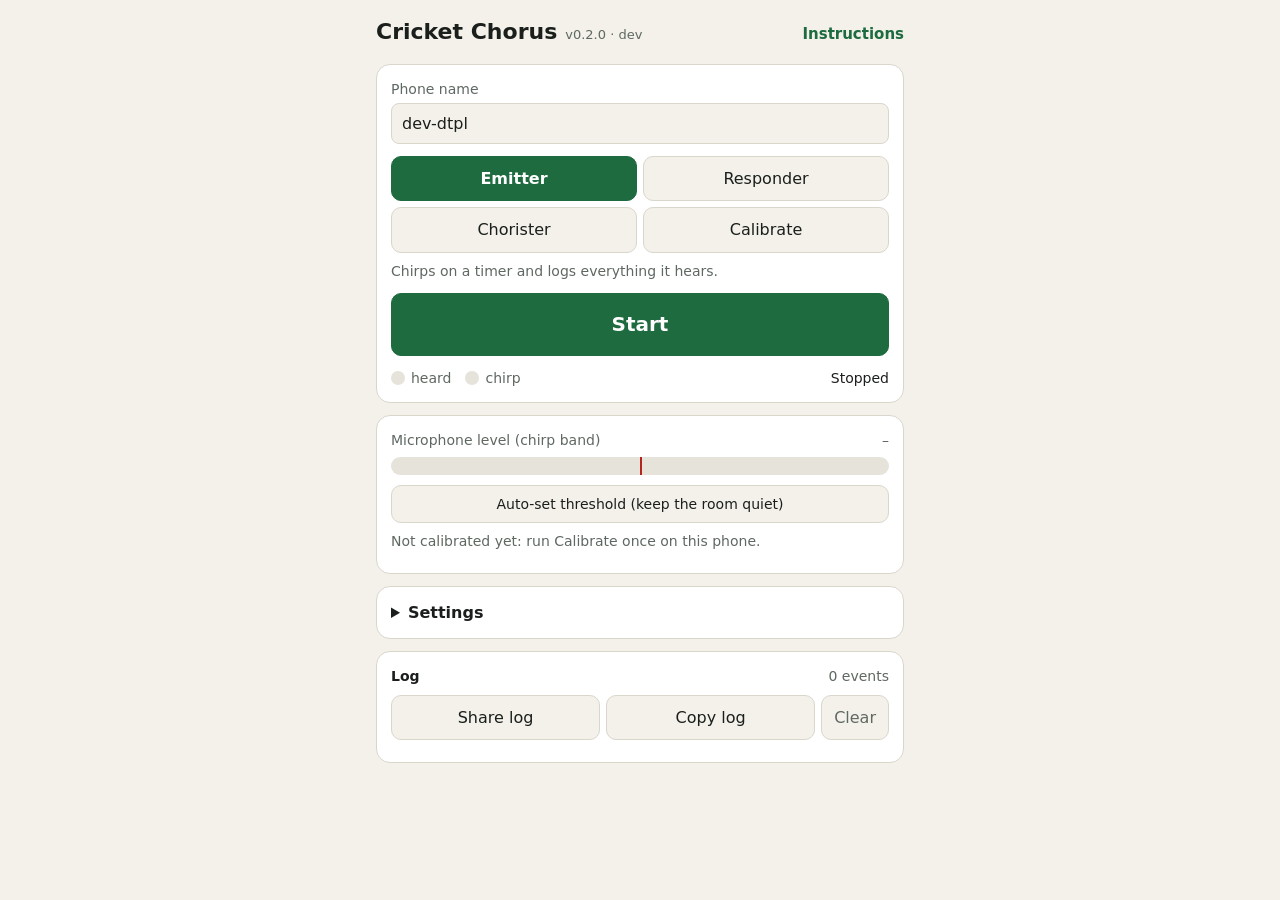
<file: index.html>
<!doctype html>
<html lang="en">
<head>
<meta charset="utf-8">
<meta name="viewport" content="width=device-width, initial-scale=1, viewport-fit=cover">
<meta name="theme-color" content="#1d3b2a">
<title>Cricket Chorus</title>
<link rel="stylesheet" href="style.css">
</head>
<body>
<header>
  <h1>Cricket Chorus</h1>
  <span class="ver" id="app-ver"></span>
  <a class="help-link" href="https://github.com/noelhefele/cricket-chorus#readme" target="_blank" rel="noopener">Instructions</a>
</header>

<main>
  <section class="card">
    <label class="field">Phone name
      <input id="device" autocomplete="off" autocapitalize="off" spellcheck="false">
    </label>

    <div class="roles" role="radiogroup" aria-label="Role">
      <button data-role="emitter" role="radio">Emitter</button>
      <button data-role="responder" role="radio">Responder</button>
      <button data-role="chorister" role="radio">Chorister</button>
      <button data-role="calibrate" role="radio">Calibrate</button>
    </div>
    <p id="role-help" class="help"></p>

    <button id="start" class="big">Start</button>

    <div class="lights">
      <span><i id="light-heard"></i>heard</span>
      <span><i id="light-chirp"></i>chirp</span>
      <span id="status" class="status">Stopped</span>
    </div>
    <p id="banner" class="banner" hidden></p>
  </section>

  <section class="card">
    <div class="meter-head">
      <span>Microphone level (chirp band)</span>
      <span id="meter-value">–</span>
    </div>
    <div class="meter"><div id="meter-bar"></div><div id="meter-thr"></div></div>
    <button id="autothr" class="small">Auto-set threshold (keep the room quiet)</button>
    <p class="help" id="cal-info"></p>
    <p class="help" id="wake-info"></p>
  </section>

  <details class="card" id="settings">
    <summary>Settings</summary>
    <div id="params"></div>
    <button id="reset" class="small">Reset to defaults</button>
  </details>

  <section class="card">
    <div class="log-head">
      <strong>Log</strong> <span id="log-count"></span>
    </div>
    <div class="log-buttons">
      <button id="share">Share log</button>
      <button id="copy">Copy log</button>
      <button id="clear" class="quiet">Clear</button>
    </div>
    <pre id="log"></pre>
  </section>
</main>

<script type="module" src="app.js"></script>
</body>
</html>
</file>
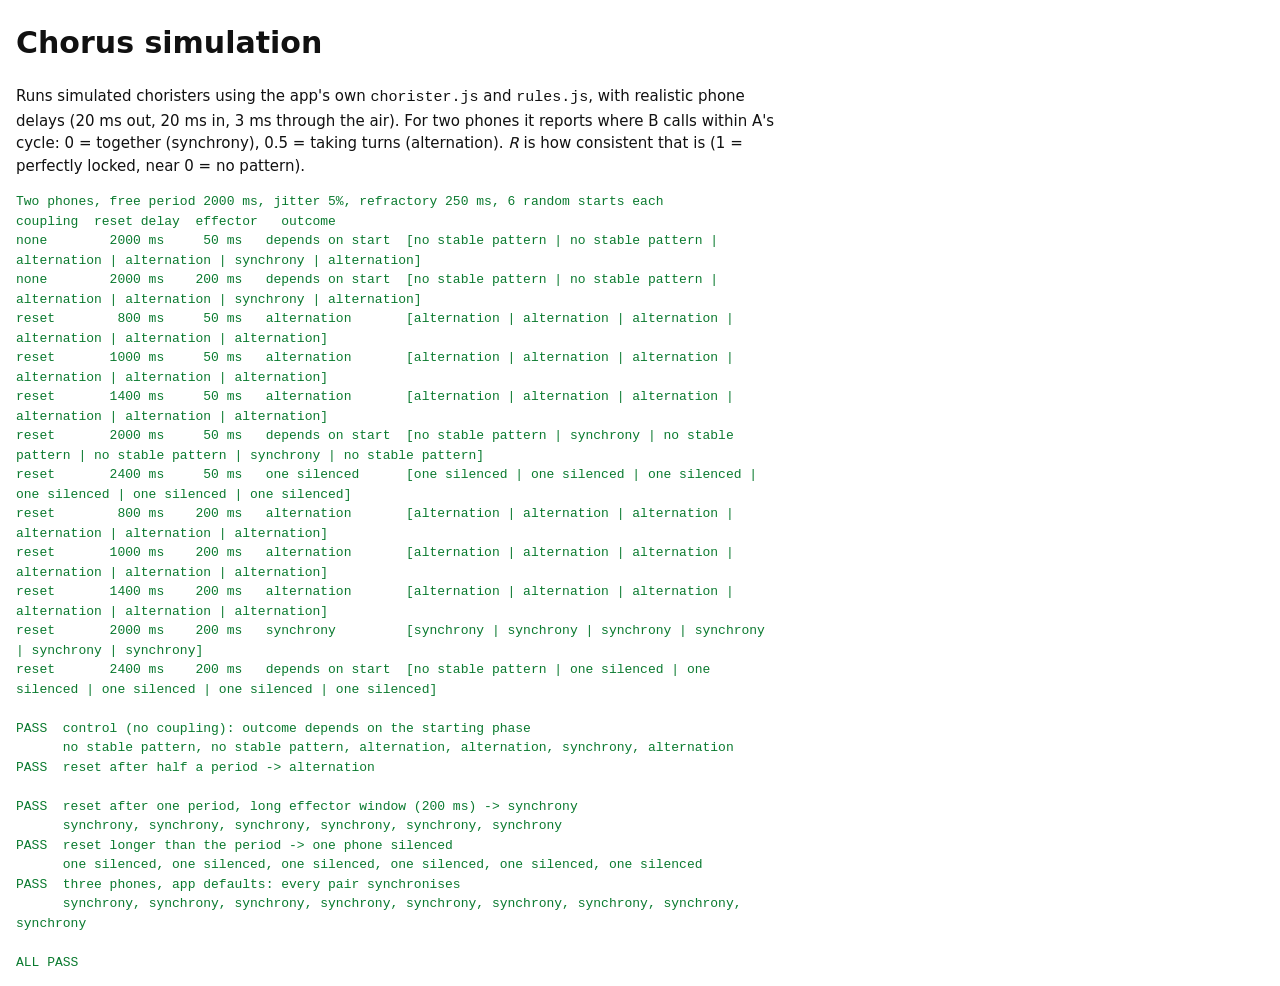
<file: tests/chorus-sim.html>
<!doctype html>
<html lang="en">
<head>
<meta charset="utf-8">
<meta name="viewport" content="width=device-width, initial-scale=1">
<title>Chorus simulation</title>
<style>
  body { font: 15px/1.5 system-ui, sans-serif; margin: 16px; background: #fff; color: #111; max-width: 760px; }
  .pass { color: #0a7a2f; } .fail { color: #b00020; }
  pre { white-space: pre-wrap; font-size: 13px; }
</style>
</head>
<body>
<h1>Chorus simulation</h1>
<p>Runs simulated choristers using the app's own <code>chorister.js</code> and <code>rules.js</code>,
with realistic phone delays (20 ms out, 20 ms in, 3 ms through the air). For two phones it
reports where B calls within A's cycle: 0 = together (synchrony), 0.5 = taking turns (alternation).
<i>R</i> is how consistent that is (1 = perfectly locked, near 0 = no pattern).</p>
<pre id="out">Running…</pre>
<script type="module">
import { Chorister } from '../chorister.js';

const BASE = { call_period_ms: 2000, jitter_pct: 5, coupling: 'reset', reset_delay_ms: 2000, effector_ms: 200, refractory_ms: 250 };
const OUT = 0.020, IN = 0.020, AIR = 0.003;

function mulberry32(a) {
  return () => { a |= 0; a = a + 0x6D2B79F5 | 0; let t = Math.imul(a ^ a >>> 15, 1 | a);
    t = t + Math.imul(t ^ t >>> 7, 61 | t) ^ t; return ((t ^ t >>> 14) >>> 0) / 4294967296; };
}

function simulate(params, { n = 2, seconds = 240, seed = 1 } = {}) {
  const rand = mulberry32(seed);
  const agents = Array.from({ length: n }, () => ({ c: new Chorister(params, 0, rand), calls: [], mutes: [] }));
  let hears = [];
  for (let ms = 0; ms <= seconds * 1000; ms++) {
    const now = ms / 1000;
    const due = hears.filter(h => h.t <= now);
    hears = hears.filter(h => h.t > now);
    for (const h of due) {
      const a = agents[h.j];
      if (!a.mutes.some(([f, u]) => h.t >= f && h.t < u)) a.c.hear({ t_audio: h.t });
    }
    agents.forEach((a, i) => {
      const call = a.c.due(now);
      if (!call) return;
      a.calls.push(call.t);
      a.mutes.push([call.t, call.t + params.refractory_ms / 1000]);
      if (a.mutes.length > 4) a.mutes.shift();
      agents.forEach((_, j) => { if (j !== i) hears.push({ t: call.t + OUT + AIR + IN, j }); });
    });
  }
  return agents.map(a => a.calls);
}

// Phase of B's calls within A's cycle, second half of the run only.
function phaseStats(A, B) {
  const half = Math.max(A[A.length - 1] || 0, B[B.length - 1] || 0) / 2;
  const nA = A.filter(a => a >= half).length, nB = B.filter(b => b >= half).length;
  let sx = 0, sy = 0, n = 0;
  for (const b of B) {
    if (b < half) continue;
    const k = A.findIndex(a => a > b);
    if (k < 1) continue;
    const ph = (b - A[k - 1]) / (A[k] - A[k - 1]);
    sx += Math.cos(2 * Math.PI * ph); sy += Math.sin(2 * Math.PI * ph); n++;
  }
  const R = n ? Math.hypot(sx, sy) / n : 0;
  const mean = n ? ((Math.atan2(sy, sx) / (2 * Math.PI)) + 1) % 1 : NaN;
  return { R, mean, n, nA, nB };
}

function classify(st) {
  if (Math.min(st.nA, st.nB) < 0.2 * Math.max(st.nA, st.nB)) return 'one silenced';
  if (st.R < 0.8) return 'no stable pattern';
  const d = Math.min(st.mean, 1 - st.mean);
  if (d < 0.1) return 'synchrony';
  if (Math.abs(st.mean - 0.5) < 0.15) return 'alternation';
  return `locked at ${st.mean.toFixed(2)}`;
}

// A rule "produces" a pattern only if runs from different random starting
// phases end in the same place. Uncoupled phones stay wherever they
// started, which can look locked over a few minutes.
function verdict(runs) {
  const labels = runs.map(classify);
  const same = labels.every(l => l === labels[0]);
  const phases = runs.filter(r => r.n).map(r => r.mean);
  const across = phases.length ? Math.hypot(
    phases.reduce((a, p) => a + Math.cos(2 * Math.PI * p), 0),
    phases.reduce((a, p) => a + Math.sin(2 * Math.PI * p), 0)) / phases.length : 0;
  return { label: same && labels[0] !== 'no stable pattern' ? labels[0] : 'depends on start', labels, across };
}

const lines = [];
const out = document.getElementById('out');
const log = (s) => { lines.push(s); out.textContent = lines.join('\n'); };
const results = [];
const check = (name, ok, detail) => { results.push({ name, ok }); log(`${ok ? 'PASS' : 'FAIL'}  ${name}\n      ${detail}`); };

const SEEDS = [1, 2, 3, 4, 5, 6];
log(`Two phones, free period 2000 ms, jitter 5%, refractory 250 ms, ${SEEDS.length} random starts each`);
log('coupling  reset delay  effector   outcome');
const V = {};
const grid = [['none', 2000, 50], ['none', 2000, 200]];
for (const E of [50, 200]) for (const D of [800, 1000, 1400, 2000, 2400]) grid.push(['reset', D, E]);
for (const [coupling, D, E] of grid) {
  const runs = SEEDS.map(seed => {
    const [A, B] = simulate({ ...BASE, coupling, reset_delay_ms: D, effector_ms: E }, { seed });
    return phaseStats(A, B);
  });
  const v = verdict(runs);
  V[`${coupling}-${D}-${E}`] = v;
  log(`${coupling.padEnd(9)} ${String(D).padStart(6)} ms ${String(E).padStart(6)} ms   ${v.label.padEnd(17)} [${v.labels.join(' | ')}]`);
  await new Promise(r => setTimeout(r, 0));
}

log('');
check('control (no coupling): outcome depends on the starting phase', V['none-2000-50'].label === 'depends on start' && V['none-2000-200'].label === 'depends on start',
  V['none-2000-50'].labels.join(', '));
check('reset after half a period -> alternation', V['reset-1000-50'].label === 'alternation' && V['reset-1000-200'].label === 'alternation', '');
check('reset after one period, long effector window (200 ms) -> synchrony', V['reset-2000-200'].label === 'synchrony', V['reset-2000-200'].labels.join(', '));
check('reset longer than the period -> one phone silenced', V['reset-2400-50'].label === 'one silenced', V['reset-2400-50'].labels.join(', '));

// Three phones with the app defaults.
const three = SEEDS.slice(0, 3).map(seed => simulate({ ...BASE, effector_ms: 200 }, { n: 3, seed }));
const pairLabels = three.flatMap(calls => [[0, 1], [0, 2], [1, 2]].map(([i, j]) => classify(phaseStats(calls[i], calls[j]))));
check('three phones, app defaults: every pair synchronises', pairLabels.every(p => p === 'synchrony'), pairLabels.join(', '));

const pass = results.every(r => r.ok);
log(`\n${pass ? 'ALL PASS' : 'SOME FAILED'}`);
out.className = pass ? 'pass' : 'fail';
window.testResults = { results, V };
</script>
</body>
</html>
</file>
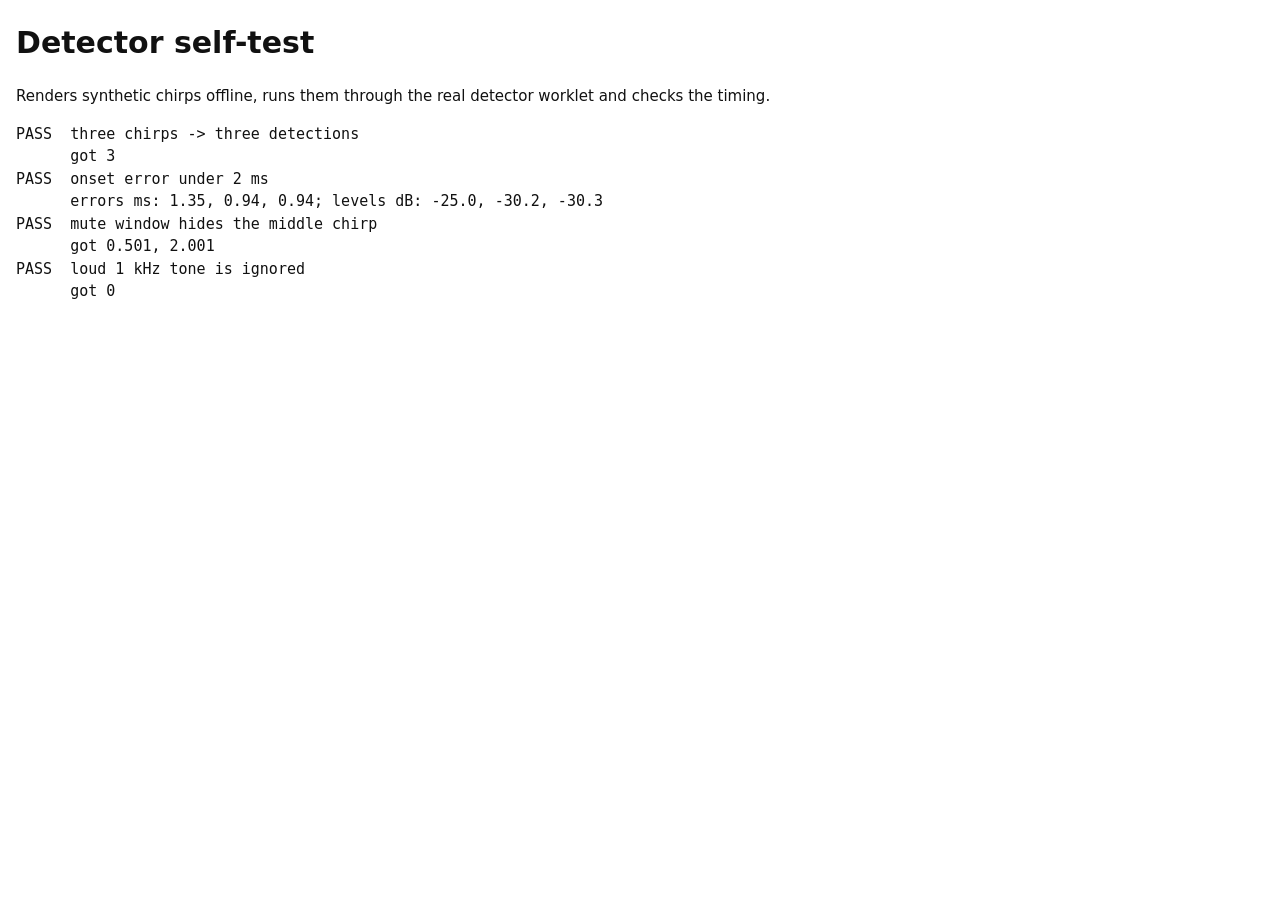
<file: tests/detector.html>
<!doctype html>
<html lang="en">
<head>
<meta charset="utf-8">
<meta name="viewport" content="width=device-width, initial-scale=1">
<title>Detector self-test</title>
<style>
  body { font: 15px/1.5 system-ui, sans-serif; margin: 16px; background: #fff; color: #111; }
  .pass { color: #0a7a2f; } .fail { color: #b00020; }
  pre { white-space: pre-wrap; }
</style>
</head>
<body>
<h1>Detector self-test</h1>
<p>Renders synthetic chirps offline, runs them through the real detector worklet and checks the timing.</p>
<pre id="out">Running…</pre>
<script type="module">
import { renderChirp } from '../audio.js';

const SR = 48000;
const P = { carrier_hz: 4500, pulse_count: 3, pulse_ms: 20, pulse_period_ms: 40, volume: 0.1, filter_q: 6, threshold_db: -45 };
const out = document.getElementById('out');
const lines = [];
const log = (s) => { lines.push(s); out.textContent = lines.join('\n'); };

async function run({ chirps = [], noiseDb = -60, offband = null, mutes = [], dur = 3 }) {
  const ctx = new OfflineAudioContext(1, SR * dur, SR);
  await ctx.audioWorklet.addModule('../detector-worklet.js');
  const det = new AudioWorkletNode(ctx, 'chirp-detector', {
    numberOfInputs: 1, numberOfOutputs: 1, outputChannelCount: [1],
    processorOptions: { carrierHz: P.carrier_hz, q: P.filter_q, thresholdDb: P.threshold_db, holdMs: 130 },
  });
  const found = [];
  det.port.onmessage = (e) => { if (e.data.type === 'detect') found.push(e.data); };
  for (const m of mutes) det.port.postMessage({ type: 'mute', from: m[0], until: m[1] });
  det.connect(ctx.destination);

  // White noise at the requested RMS level.
  const nb = ctx.createBuffer(1, SR * dur, SR);
  const nd = nb.getChannelData(0);
  const a = Math.pow(10, noiseDb / 20) * Math.sqrt(3);
  for (let i = 0; i < nd.length; i++) nd[i] = a * (2 * Math.random() - 1);
  const ns = ctx.createBufferSource(); ns.buffer = nb; ns.connect(det); ns.start(0);

  const chirp = renderChirp(SR, P);
  for (const t of chirps) { const s = ctx.createBufferSource(); s.buffer = chirp; s.connect(det); s.start(t); }
  if (offband) {
    const o = ctx.createOscillator(); o.frequency.value = offband.hz;
    const g = ctx.createGain(); g.gain.value = offband.amp;
    o.connect(g).connect(det); o.start(offband.t); o.stop(offband.t + 0.1);
  }
  await ctx.startRendering();
  await new Promise(r => setTimeout(r, 200)); // let port messages drain
  return found;
}

const results = [];
function check(name, ok, detail) {
  results.push({ name, ok, detail });
  log(`${ok ? 'PASS' : 'FAIL'}  ${name}\n      ${detail}`);
}

const truth = [0.5, 1.2, 2.0];
let f = await run({ chirps: truth });
const errs = f.map((d, i) => ((d.tAudio - truth[i]) * 1000));
check('three chirps -> three detections', f.length === 3, `got ${f.length}`);
check('onset error under 2 ms', f.length === 3 && errs.every(e => e >= -0.5 && e < 2),
  `errors ms: ${errs.map(e => e.toFixed(2)).join(', ')}; levels dB: ${f.map(d => d.level.toFixed(1)).join(', ')}`);

f = await run({ chirps: truth, mutes: [[1.1, 1.4]] });
check('mute window hides the middle chirp', f.length === 2 && Math.abs(f[1].tAudio - 2.0) < 0.01, `got ${f.map(d => d.tAudio.toFixed(3)).join(', ')}`);

f = await run({ offband: { hz: 1000, t: 1.0, amp: 0.3 } });
check('loud 1 kHz tone is ignored', f.length === 0, `got ${f.length}`);

f = await run({ chirps: [1.0], noiseDb: -40 });
check('noisy room (-40 dB white noise): chirp found, no false alarms', f.length === 1 && Math.abs(f[0].tAudio - 1.0) < 0.003, `got ${f.map(d => d.tAudio.toFixed(4)).join(', ')}`);

const pass = results.every(r => r.ok);
log(`\n${pass ? 'ALL PASS' : 'SOME FAILED'}`);
out.className = pass ? 'pass' : 'fail';
window.testResults = results;
</script>
</body>
</html>
</file>
<file: style.css>
:root {
  --bg: #f3f1ea;
  --card: #ffffff;
  --text: #1b1f1c;
  --muted: #5f6861;
  --accent: #1d6b3f;
  --accent-text: #ffffff;
  --line: #d9d6cc;
  --heard: #1faa55;
  --chirp: #e8891d;
  --stop: #b3261e;
  --meter-bg: #e6e3da;
}
@media (prefers-color-scheme: dark) {
  :root {
    --bg: #111512;
    --card: #1b211d;
    --text: #e8ece9;
    --muted: #9aa59d;
    --accent: #3fae6c;
    --accent-text: #08120c;
    --line: #2d3530;
    --meter-bg: #2a312c;
  }
}

* { box-sizing: border-box; }
html { -webkit-text-size-adjust: 100%; }
body {
  margin: 0;
  background: var(--bg);
  color: var(--text);
  font: 16px/1.45 -apple-system, BlinkMacSystemFont, "Segoe UI", system-ui, sans-serif;
  padding: env(safe-area-inset-top) 0 env(safe-area-inset-bottom);
}
header {
  display: flex; align-items: baseline; gap: 8px;
  padding: 16px 16px 4px; max-width: 560px; margin: 0 auto;
}
h1 { font-size: 22px; margin: 0; }
.ver { color: var(--muted); font-size: 13px; }
.help-link { margin-left: auto; color: var(--accent); font-size: 15px; font-weight: 600; text-decoration: none; padding: 6px 0; }
main { max-width: 560px; margin: 0 auto; padding: 8px 16px 32px; }
.card {
  background: var(--card); border: 1px solid var(--line); border-radius: 14px;
  padding: 14px; margin-bottom: 12px;
}
button {
  font: inherit; color: var(--text); background: var(--bg);
  border: 1px solid var(--line); border-radius: 10px; padding: 10px 12px;
  -webkit-tap-highlight-color: transparent; cursor: pointer;
}
button:active { filter: brightness(0.92); }
button:disabled { opacity: 0.5; }
.field { display: flex; flex-direction: column; gap: 4px; font-size: 14px; color: var(--muted); }
input, select {
  font: inherit; font-size: 16px; color: var(--text); background: var(--bg);
  border: 1px solid var(--line); border-radius: 8px; padding: 8px 10px; width: 100%;
}
.roles { display: grid; grid-template-columns: repeat(2, 1fr); gap: 6px; margin-top: 12px; }
.roles button[aria-checked="true"] { background: var(--accent); color: var(--accent-text); border-color: var(--accent); font-weight: 600; }
.help { color: var(--muted); font-size: 14px; margin: 8px 0 0; }
.big {
  width: 100%; margin-top: 12px; padding: 16px; font-size: 20px; font-weight: 700;
  background: var(--accent); color: var(--accent-text); border-color: var(--accent);
}
.big.running { background: var(--stop); border-color: var(--stop); color: #fff; }
.small { font-size: 14px; padding: 8px 10px; margin-top: 10px; width: 100%; }
.lights { display: flex; align-items: center; gap: 14px; margin-top: 12px; font-size: 14px; color: var(--muted); flex-wrap: wrap; }
.lights span { display: inline-flex; align-items: center; gap: 6px; }
.lights i { width: 14px; height: 14px; border-radius: 50%; background: var(--meter-bg); display: inline-block; transition: background 0.3s; }
#light-heard.on { background: var(--heard); transition: none; }
#light-chirp.on { background: var(--chirp); transition: none; }
.status { margin-left: auto; color: var(--text); }
.banner { background: #fff3cd; color: #5c4400; border-radius: 8px; padding: 8px 10px; font-size: 14px; margin: 10px 0 0; }
.meter-head, .log-head { display: flex; justify-content: space-between; font-size: 14px; color: var(--muted); }
.log-head strong { color: var(--text); }
.meter { position: relative; height: 18px; background: var(--meter-bg); border-radius: 9px; overflow: hidden; margin-top: 6px; }
#meter-bar { height: 100%; width: 0; background: var(--heard); }
#meter-thr { position: absolute; top: 0; bottom: 0; width: 2px; background: var(--stop); }
summary { font-weight: 600; cursor: pointer; }
#params h3 { font-size: 14px; color: var(--muted); margin: 14px 0 4px; font-weight: 600; }
.param { display: grid; grid-template-columns: 1fr 110px; align-items: center; gap: 8px; padding: 4px 0; font-size: 15px; }
.param small { display: block; color: var(--muted); font-size: 12px; }
.log-buttons { display: grid; grid-template-columns: 1fr 1fr auto; gap: 6px; margin: 8px 0; }
.quiet { color: var(--muted); }
pre#log {
  font: 12px/1.4 ui-monospace, Menlo, monospace; margin: 0; max-height: 260px; overflow: auto;
  white-space: pre-wrap; word-break: break-all; color: var(--muted);
}
</file>
